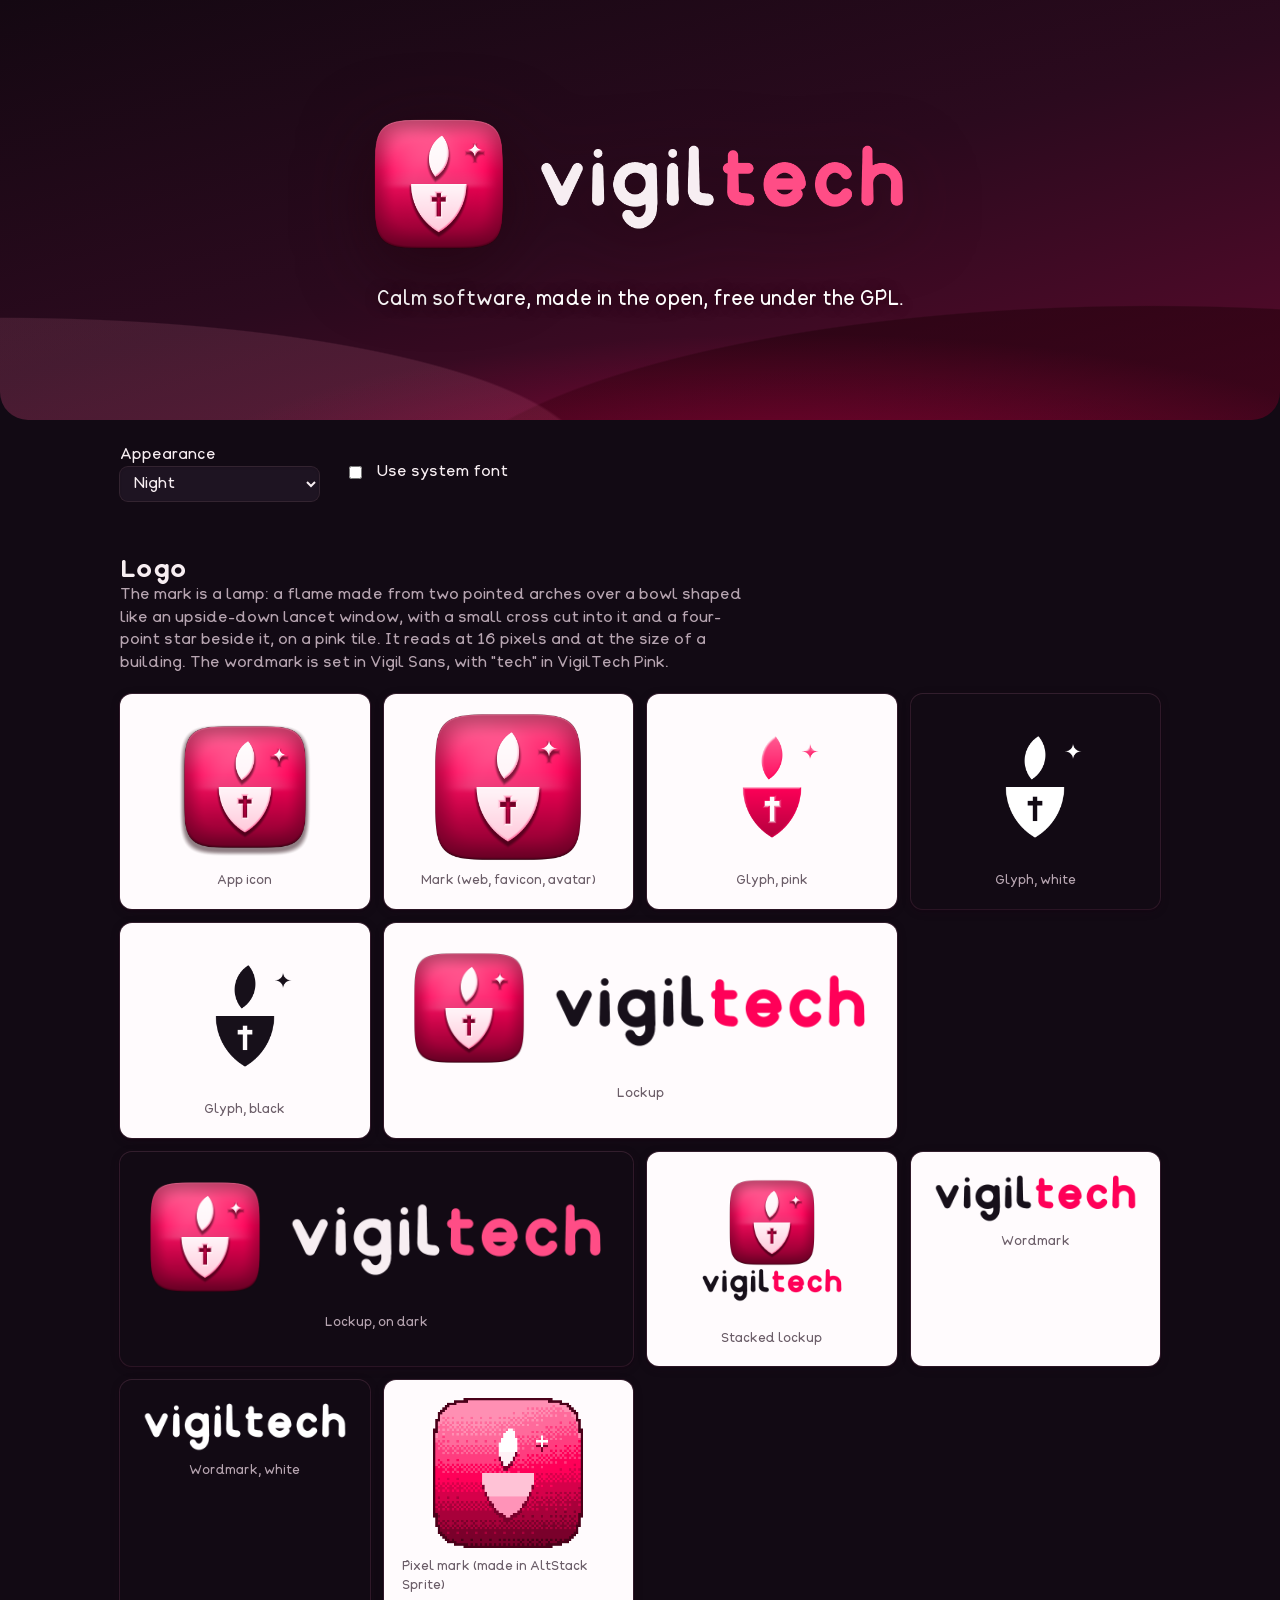
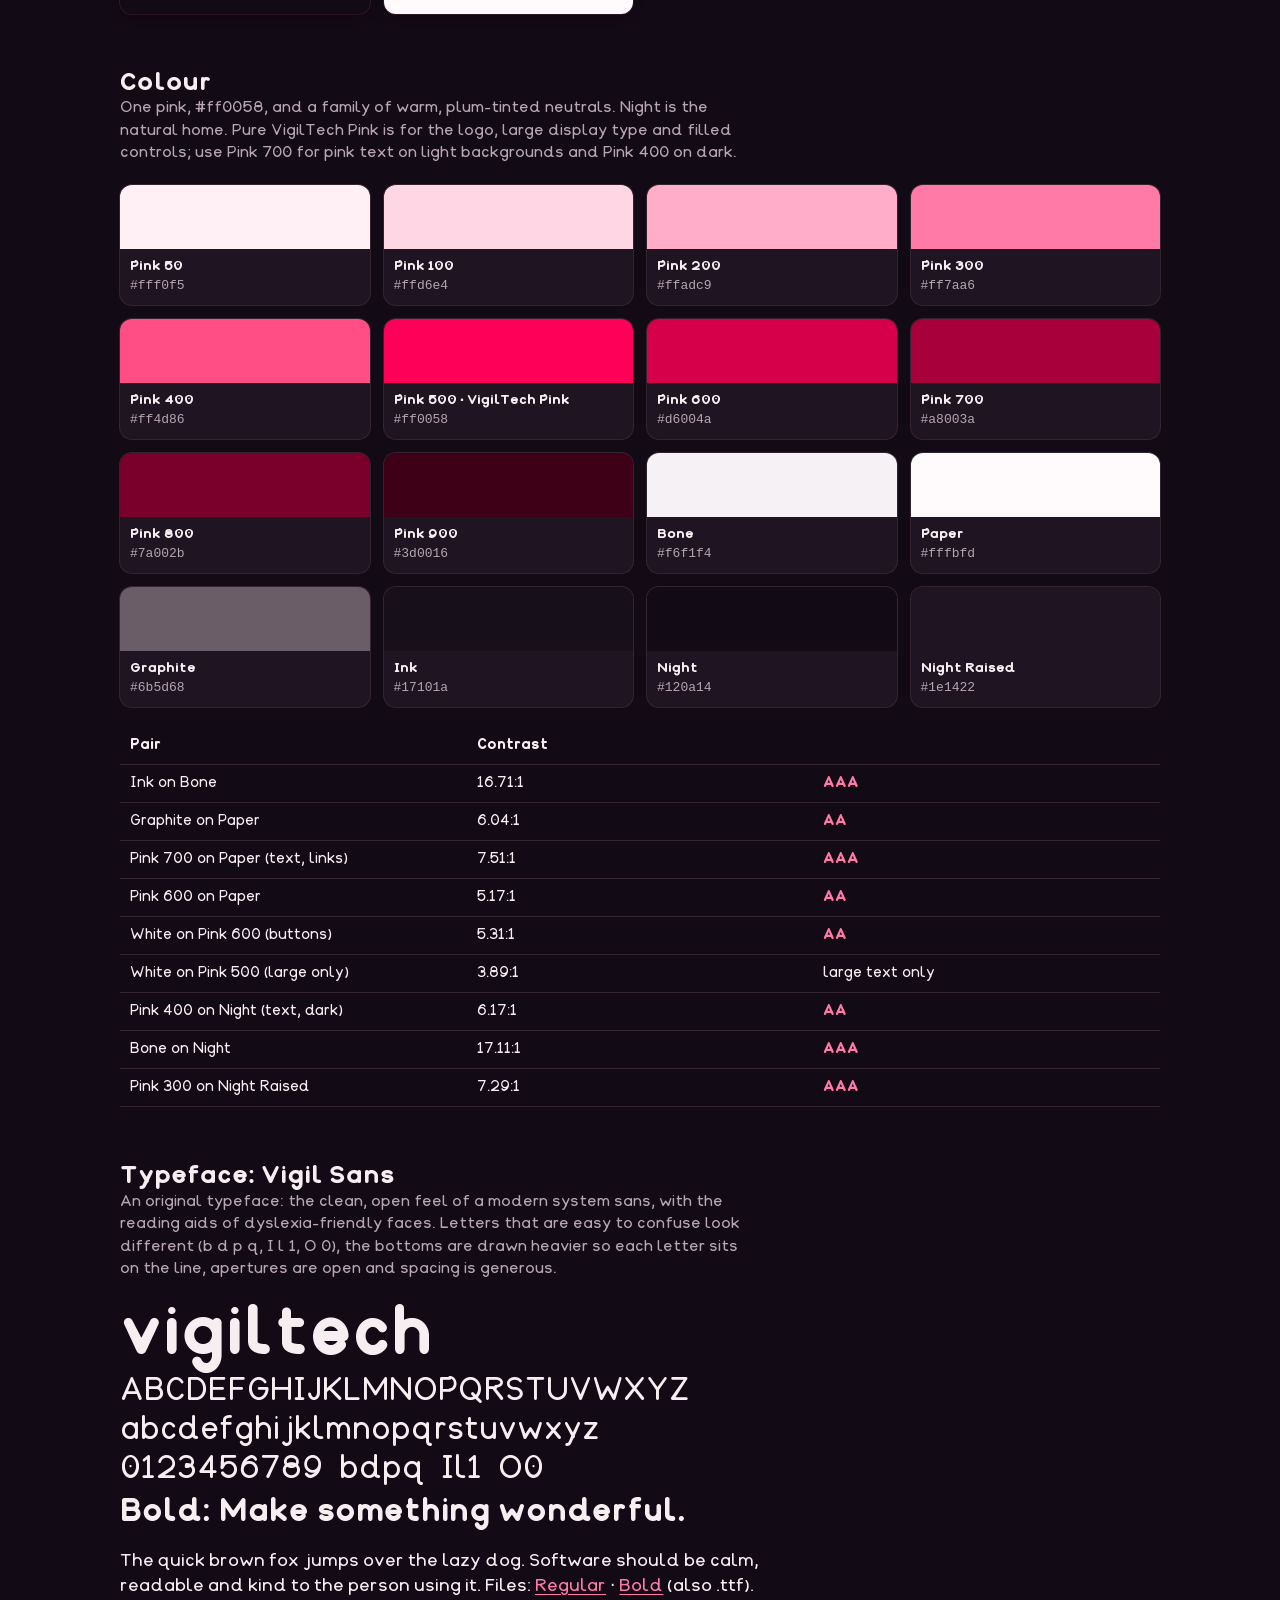
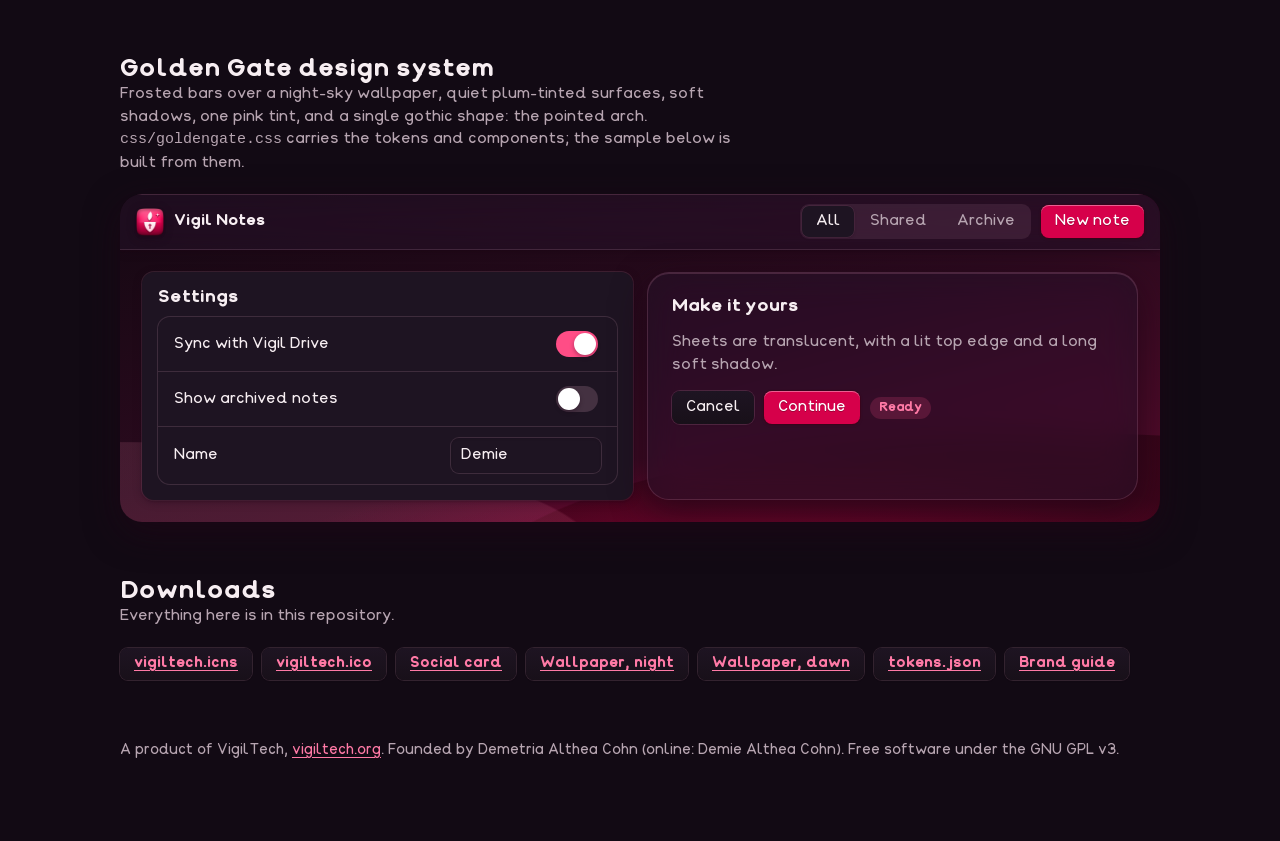
<file: index.html>
<!doctype html>
<html lang="en" data-theme="dark">
<head>
<meta charset="utf-8"><meta name="viewport" content="width=device-width, initial-scale=1"><meta name="color-scheme" content="light dark">
<title>VigilTech brand</title>
<meta name="description" content="The VigilTech identity: logos, colour, typeface and the Golden Gate design system.">
<link rel="icon" href="icons/favicon-32.png" type="image/png"><link rel="apple-touch-icon" href="icons/apple-touch-icon.png">
<link rel="stylesheet" href="css/vigilsans.css"><link rel="stylesheet" href="css/goldengate.css">
<script defer src="js/appearance.js"></script>
<style>
 body{margin:0} .wrap{max-width:1080px;margin:0 auto;padding:0 20px 80px}
 .hero{min-height:420px;display:grid;place-items:center;text-align:center;padding:60px 20px;color:#fff;border-radius:0 0 28px 28px;overflow:hidden}
 .hero img{width:min(560px,86vw);filter:drop-shadow(0 18px 36px rgba(31,0,9,.55))}
 .hero p{max-width:46ch;margin:16px auto 0;font-size:19px;text-shadow:0 1px 12px rgba(31,0,9,.6)}
 section{margin-top:56px} section>h2{margin-bottom:6px} section>p.lead{color:var(--vt-label-2);margin:0 0 20px;max-width:64ch}
 .grid{display:grid;grid-template-columns:repeat(auto-fill,minmax(210px,1fr));gap:14px}
 figure{margin:0;background:#fffbfd;color:#17101a;border-radius:var(--vt-r-group);box-shadow:var(--vt-shadow-1),0 0 0 1px rgba(255,170,205,.16);padding:18px;display:flex;flex-direction:column;align-items:center;gap:10px}
 figure img{max-width:100%;max-height:150px;object-fit:contain} figure.dark{background:#120a14;color:#f7eef2} figure.wide{grid-column:span 2} @media(max-width:540px){figure.wide{grid-column:span 1}.demo .bar{flex-wrap:wrap}.demo .stage{grid-template-columns:minmax(0,1fr);padding:12px}.hero{min-height:300px}.big{overflow-wrap:anywhere}.vt-field{max-width:100%} } figcaption{font-size:12.5px;color:#6b5d68} figure.dark figcaption{color:#b7a5b1}
 .sw{background:var(--vt-surface);border-radius:var(--vt-r-group);box-shadow:0 0 0 1px var(--vt-separator);overflow:hidden;font-size:13px} .sw i{display:block;height:64px} .sw b{display:block;padding:8px 10px 0} .sw code{display:block;padding:0 10px 9px;color:var(--vt-label-2);font-family:var(--vt-mono)}
 table{overflow-wrap:anywhere;table-layout:fixed;border-collapse:collapse;width:100%;font-size:14px} td,th{padding:8px 10px;text-align:left;border-bottom:1px solid var(--vt-separator)} .ok{color:var(--vt-tint-strong);font-weight:700}
 .spec h3{font-size:12px;text-transform:uppercase;color:var(--vt-label-3);margin:18px 0 6px} .big{font-size:64px;font-weight:700;line-height:1.05;margin:0} .abc{overflow-wrap:anywhere;font-size:30px;line-height:1.3;margin:4px 0} .body{font-size:17px;max-width:60ch}
 .demo{border-radius:var(--vt-r-sheet);overflow:hidden;box-shadow:var(--vt-shadow-2)} .demo .bar{display:flex;gap:10px;align-items:center} .demo .stage{padding:22px;display:grid;gap:14px;grid-template-columns:repeat(auto-fit,minmax(240px,1fr))}
 .row2{display:flex;gap:10px;flex-wrap:wrap;align-items:center}
 footer{margin-top:60px;color:var(--vt-label-2);font-size:14px}
</style>
</head>
<body class="vt">
<header class="hero vt-wallpaper night"><div><img src="logos/lockup/vigiltech-lockup-dark@2x.png" alt="vigiltech"><p>Calm software, made in the open, free under the GPL.</p></div></header>
<main class="wrap">
<nav class="row2" aria-label="Preview appearance" style="margin-top:24px"><label>Appearance <select class="vt-field" id="appearance"><option value="dark">Night</option><option value="light">Dawn</option><option value="system">System</option></select></label><label class="vt-row"><input id="system-font" type="checkbox"> Use system font</label></nav>
<section><h2>Logo</h2><p class="lead">The mark is a lamp: a flame made from two pointed arches over a bowl shaped like an upside-down lancet window, with a small cross cut into it and a four-point star beside it, on a pink tile. It reads at 16 pixels and at the size of a building. The wordmark is set in Vigil Sans, with "tech" in VigilTech Pink.</p>
<div class="grid">
<figure class=""><img src="logos/app-icon/vigiltech-app-512.png" alt="App icon" loading="lazy"><figcaption>App icon</figcaption></figure><figure class=""><img src="logos/mark/vigiltech-mark-512.png" alt="Mark (web, favicon, avatar)" loading="lazy"><figcaption>Mark (web, favicon, avatar)</figcaption></figure>
<figure class=""><img src="logos/glyph/vigiltech-glyph-pink.png" alt="Glyph, pink" loading="lazy"><figcaption>Glyph, pink</figcaption></figure><figure class="dark"><img src="logos/glyph/vigiltech-glyph-white.png" alt="Glyph, white" loading="lazy"><figcaption>Glyph, white</figcaption></figure><figure class=""><img src="logos/glyph/vigiltech-glyph-black.png" alt="Glyph, black" loading="lazy"><figcaption>Glyph, black</figcaption></figure>
<figure class="wide"><img src="logos/lockup/vigiltech-lockup@2x.png" alt="Lockup" loading="lazy"><figcaption>Lockup</figcaption></figure><figure class="wide dark"><img src="logos/lockup/vigiltech-lockup-dark@2x.png" alt="Lockup, on dark" loading="lazy"><figcaption>Lockup, on dark</figcaption></figure>
<figure class=""><img src="logos/lockup/vigiltech-lockup-stacked@2x.png" alt="Stacked lockup" loading="lazy"><figcaption>Stacked lockup</figcaption></figure><figure class=""><img src="logos/lockup/vigiltech-wordmark.png" alt="Wordmark" loading="lazy"><figcaption>Wordmark</figcaption></figure><figure class="dark"><img src="logos/lockup/vigiltech-wordmark-white.png" alt="Wordmark, white" loading="lazy"><figcaption>Wordmark, white</figcaption></figure><figure class=""><img src="logos/pixel/vigiltech-pixel-mark@8x.png" alt="Pixel mark (made in AltStack Sprite)" loading="lazy"><figcaption>Pixel mark (made in AltStack Sprite)</figcaption></figure>
</div></section>

<section><h2>Colour</h2><p class="lead">One pink, #ff0058, and a family of warm, plum-tinted neutrals. Night is the natural home. Pure VigilTech Pink is for the logo, large display type and filled controls; use Pink 700 for pink text on light backgrounds and Pink 400 on dark.</p>
<div class="grid"><div class="sw"><i style="background:#fff0f5"></i><b>Pink 50</b><code>#fff0f5</code></div><div class="sw"><i style="background:#ffd6e4"></i><b>Pink 100</b><code>#ffd6e4</code></div><div class="sw"><i style="background:#ffadc9"></i><b>Pink 200</b><code>#ffadc9</code></div><div class="sw"><i style="background:#ff7aa6"></i><b>Pink 300</b><code>#ff7aa6</code></div><div class="sw"><i style="background:#ff4d86"></i><b>Pink 400</b><code>#ff4d86</code></div><div class="sw"><i style="background:#ff0058"></i><b>Pink 500 · VigilTech Pink</b><code>#ff0058</code></div><div class="sw"><i style="background:#d6004a"></i><b>Pink 600</b><code>#d6004a</code></div><div class="sw"><i style="background:#a8003a"></i><b>Pink 700</b><code>#a8003a</code></div><div class="sw"><i style="background:#7a002b"></i><b>Pink 800</b><code>#7a002b</code></div><div class="sw"><i style="background:#3d0016"></i><b>Pink 900</b><code>#3d0016</code></div><div class="sw"><i style="background:#f6f1f4"></i><b>Bone</b><code>#f6f1f4</code></div><div class="sw"><i style="background:#fffbfd"></i><b>Paper</b><code>#fffbfd</code></div><div class="sw"><i style="background:#6b5d68"></i><b>Graphite</b><code>#6b5d68</code></div><div class="sw"><i style="background:#17101a"></i><b>Ink</b><code>#17101a</code></div><div class="sw"><i style="background:#120a14"></i><b>Night</b><code>#120a14</code></div><div class="sw"><i style="background:#1e1422"></i><b>Night Raised</b><code>#1e1422</code></div></div>
<table style="margin-top:20px"><thead><tr><th>Pair</th><th>Contrast</th><th></th></tr></thead><tbody><tr><td>Ink on Bone</td><td>16.71:1</td><td class="ok">AAA</td></tr><tr><td>Graphite on Paper</td><td>6.04:1</td><td class="ok">AA</td></tr><tr><td>Pink 700 on Paper (text, links)</td><td>7.51:1</td><td class="ok">AAA</td></tr><tr><td>Pink 600 on Paper</td><td>5.17:1</td><td class="ok">AA</td></tr><tr><td>White on Pink 600 (buttons)</td><td>5.31:1</td><td class="ok">AA</td></tr><tr><td>White on Pink 500 (large only)</td><td>3.89:1</td><td class="">large text only</td></tr><tr><td>Pink 400 on Night (text, dark)</td><td>6.17:1</td><td class="ok">AA</td></tr><tr><td>Bone on Night</td><td>17.11:1</td><td class="ok">AAA</td></tr><tr><td>Pink 300 on Night Raised</td><td>7.29:1</td><td class="ok">AAA</td></tr></tbody></table></section>

<section class="spec"><h2>Typeface: Vigil Sans</h2><p class="lead">An original typeface: the clean, open feel of a modern system sans, with the reading aids of dyslexia-friendly faces. Letters that are easy to confuse look different (b d p q, I l 1, O 0), the bottoms are drawn heavier so each letter sits on the line, apertures are open and spacing is generous.</p>
<p class="big">vigiltech</p><p class="abc">ABCDEFGHIJKLMNOPQRSTUVWXYZ<br>abcdefghijklmnopqrstuvwxyz<br>0123456789 &nbsp;bdpq &nbsp;Il1 &nbsp;O0</p><p class="abc" style="font-weight:700">Bold: Make something wonderful.</p>
<p class="body">The quick brown fox jumps over the lazy dog. Software should be calm, readable and kind to the person using it. Files: <a href="fonts/VigilSans-Regular.woff2">Regular</a> · <a href="fonts/VigilSans-Bold.woff2">Bold</a> (also .ttf).</p></section>

<section><h2>Golden Gate design system</h2><p class="lead">Frosted bars over a night-sky wallpaper, quiet plum-tinted surfaces, soft shadows, one pink tint, and a single gothic shape: the pointed arch. <code>css/goldengate.css</code> carries the tokens and components; the sample below is built from them.</p>
<div class="demo vt-wallpaper"><div class="vt-toolbar vt-glass bar"><img class="vt-icon" src="logos/mark/vigiltech-mark-64.png" width="28" height="28" alt=""><b>Vigil Notes</b><span style="flex:1"></span><div class="vt-segmented"><button aria-pressed="true">All</button><button aria-pressed="false">Shared</button><button aria-pressed="false">Archive</button></div><button class="vt-btn primary">New note</button></div>
<div class="stage"><div class="vt-card"><h3>Settings</h3><div class="vt-group" style="margin-top:10px"><label class="vt-row"><span style="flex:1">Sync with Vigil Drive</span><input class="vt-switch" type="checkbox" checked></label><label class="vt-row"><span style="flex:1">Show archived notes</span><input class="vt-switch" type="checkbox"></label><label class="vt-row"><span style="flex:1">Name</span><input class="vt-field" style="max-width:150px" value="Demie"></label></div></div>
<div class="vt-sheet vt-glass"><h3>Make it yours</h3><p style="color:var(--vt-label-2)">Sheets are translucent, with a lit top edge and a long soft shadow.</p><div class="row2"><button class="vt-btn">Cancel</button><button class="vt-btn primary">Continue</button><span class="vt-badge">Ready</span></div></div></div></div></section>

<section><h2>Downloads</h2><p class="lead">Everything here is in this repository.</p>
<div class="row2"><a class="vt-btn" href="icons/vigiltech.icns">vigiltech.icns</a><a class="vt-btn" href="icons/vigiltech.ico">vigiltech.ico</a><a class="vt-btn" href="logos/social/vigiltech-social-1200x630.png">Social card</a><a class="vt-btn" href="logos/wallpaper/vigiltech-wallpaper-night-2560x1600.png">Wallpaper, night</a><a class="vt-btn" href="logos/wallpaper/vigiltech-wallpaper-dawn-2560x1600.png">Wallpaper, dawn</a><a class="vt-btn" href="tokens.json">tokens.json</a><a class="vt-btn" href="BRAND.md">Brand guide</a></div></section>

<footer>A product of VigilTech, <a href="https://vigiltech.org">vigiltech.org</a>. Founded by Demetria Althea Cohn (online: Demie Althea Cohn). Free software under the GNU GPL v3.</footer>
</main></body></html>
</file>
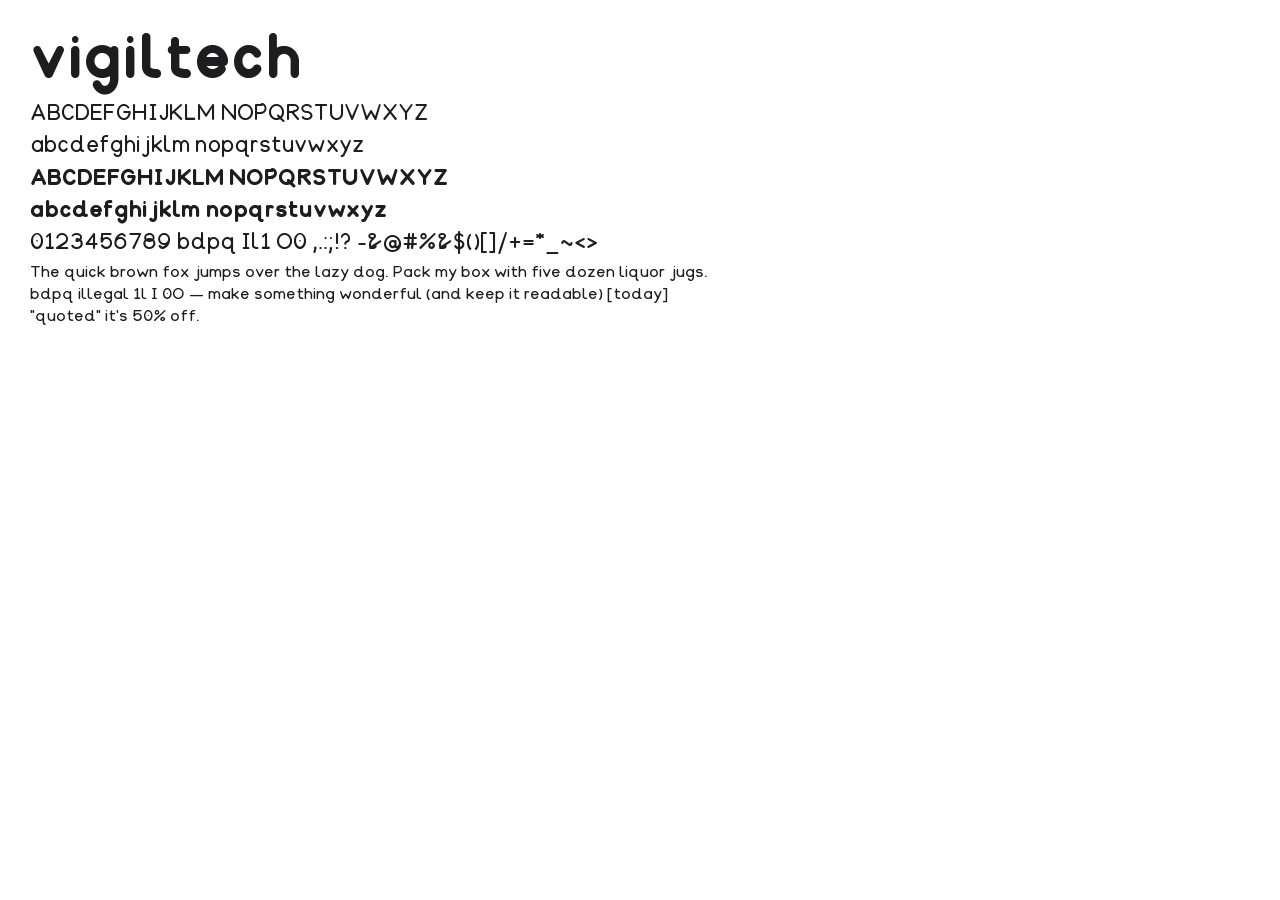
<file: fonts/specimen.html>
<!doctype html><meta charset="utf-8"><title>Vigil Sans</title>
<style>
@font-face{font-family:"Vigil Sans";src:url(VigilSans-Regular.woff2) format("woff2");font-weight:400}
@font-face{font-family:"Vigil Sans";src:url(VigilSans-Bold.woff2) format("woff2");font-weight:700}
body{font-family:"Vigil Sans";margin:30px;color:#1d1d1f;background:#fff;width:700px}
h1{font-size:56px;margin:0 0 10px;font-weight:700}
.r{font-size:21px;line-height:1.25;margin:6px 0} .m{font-size:15px;line-height:1.45;max-width:900px}
.b{font-weight:700}
</style>
<h1>vigiltech</h1>
<div class="r">ABCDEFGHIJKLM NOPQRSTUVWXYZ</div>
<div class="r">abcdefghijklm nopqrstuvwxyz</div>
<div class="r b">ABCDEFGHIJKLM NOPQRSTUVWXYZ</div>
<div class="r b">abcdefghijklm nopqrstuvwxyz</div>
<div class="r">0123456789 bdpq Il1 O0 ,.:;!? -&@#%&$()[]/+=*_~<></div>
<div class="m">The quick brown fox jumps over the lazy dog. Pack my box with five dozen liquor jugs. bdpq illegal 1l I 0O — make something wonderful (and keep it readable) [today] "quoted" it's 50% off.</div>
</file>
<file: css/vigilsans.css>
/* Vigil Sans: VigilTech's own typeface (fonts/). Load it, with a system fallback so text never waits on the network. */
@font-face { font-family: "Vigil Sans"; font-style: normal; font-weight: 400; font-display: swap; src: url("../fonts/VigilSans-Regular.woff2") format("woff2"), url("../fonts/VigilSans-Regular.ttf") format("truetype"); }
@font-face { font-family: "Vigil Sans"; font-style: normal; font-weight: 700; font-display: swap; src: url("../fonts/VigilSans-Bold.woff2") format("woff2"), url("../fonts/VigilSans-Bold.ttf") format("truetype"); }
:root { --vt-font: "Vigil Sans", -apple-system, BlinkMacSystemFont, "SF Pro Text", system-ui, "Segoe UI", Roboto, "Helvetica Neue", sans-serif; --vt-font-system: -apple-system, BlinkMacSystemFont, "SF Pro Text", system-ui, "Segoe UI", Roboto, "Helvetica Neue", sans-serif; --vt-mono: ui-monospace, "SF Mono", Menlo, Consolas, monospace; }
</file>
<file: css/goldengate.css>
/* SPDX-License-Identifier: GPL-3.0-or-later
  VigilTech design system: "Golden Gate", after dark.
  Calm, layered, translucent software that feels at home on a Mac and travels well to Windows and Linux, with a quiet gothic
  streak: plum-black nights, one rose-pink tint, pointed arches and a single star. Original code and artwork: no third-party
  artwork, fonts or marks. Optional typeface: css/vigilsans.vts.

  Principles
   1. Material over decoration: bars and sheets are frosted glass over the wallpaper; content sits on quiet surfaces.
   2. One pink. VigilTech Pink #ff0058 tints selection, focus and the primary action. Everything else is a warm, plum-tinted neutral.
   3. Soft geometry: 8 px controls, 12 px groups, 22 px sheets. The one gothic shape is the pointed (lancet) arch.
   4. Depth from light: a lit top edge, a darker lower edge, long soft shadows. Never hard black outlines.
   5. Goth, softly: night is the natural home, candle-warm highlights, thin rims, one star. No skulls, bats or clichés; stay friendly and readable.
   6. Accessible by default: 4.5:1 text, a visible 3 px focus ring, reduced motion and reduced transparency respected.
*/
:root {
  color-scheme: light dark;
  /* VigilTech Pink */
  --vt-pink-50: #fff0f5; --vt-pink-100: #ffd6e4; --vt-pink-200: #ffadc9; --vt-pink-300: #ff7aa6; --vt-pink-400: #ff4d86;
  --vt-pink-500: #ff0058; --vt-pink-600: #d6004a; --vt-pink-700: #a8003a; --vt-pink-800: #7a002b; --vt-pink-900: #3d0016;
  --vt-tint: var(--vt-pink-500); --vt-tint-strong: var(--vt-pink-700); --vt-tint-soft: rgba(255, 0, 88, .11); --vt-on-tint: #ffffff;
  /* neutrals, light: warm bone and plum ink */
  --vt-bg: #f6f1f4; --vt-surface: #fffbfd; --vt-surface-2: #faf4f7; --vt-label: #17101a; --vt-label-2: #6b5d68; --vt-label-3: #6b5d68;
  --vt-separator: rgba(58, 30, 52, .15); --vt-fill: rgba(110, 70, 100, .1); --vt-fill-2: rgba(110, 70, 100, .18);
  --vt-glass: rgba(255, 250, 252, .62); --vt-glass-edge: rgba(255, 255, 255, .72); --vt-glass-blur: 18px;
  --vt-danger: #b3001b; --vt-warning: #9a4a00; --vt-info: #1a5cc2;
  /* geometry and depth */
  --vt-r-control: 8px; --vt-r-group: 12px; --vt-r-sheet: 22px; --vt-focus: 0 0 0 3px rgba(255, 0, 88, .5);
  --vt-shadow-1: 0 1px 2px rgba(30, 6, 22, .07), 0 2px 8px rgba(30, 6, 22, .07);
  --vt-shadow-2: 0 11px 34px rgba(30, 6, 22, .2); --vt-shadow-3: 17px 20px 40px rgba(30, 6, 22, .22);
  --vt-s1: 4px; --vt-s2: 8px; --vt-s3: 12px; --vt-s4: 16px; --vt-s5: 24px; --vt-s6: 32px; --vt-s7: 48px;
  --vt-wallpaper: linear-gradient(165deg, #fff4f8 0%, #ffc0d4 50%, #ff5c8f 100%);
  --vt-wall-arc-a: rgba(255, 255, 255, .4); --vt-wall-arc-b: rgba(168, 0, 58, .22);
}
@media (prefers-color-scheme: dark) { :root:not([data-theme="light"]) { --vt-tint: var(--vt-pink-400); --vt-tint-strong: var(--vt-pink-300); --vt-tint-soft: rgba(255, 77, 134, .18); --vt-on-tint: #ffffff;
  --vt-bg: #120a14; --vt-surface: #1e1422; --vt-surface-2: #181019; --vt-label: #f7eef2; --vt-label-2: #b7a5b1; --vt-label-3: #b7a5b1; --vt-separator: rgba(255, 190, 220, .14); --vt-fill: rgba(255, 190, 220, .09); --vt-fill-2: rgba(255, 190, 220, .17);
  --vt-glass: rgba(34, 18, 38, .62); --vt-glass-edge: rgba(255, 170, 205, .16); --vt-danger: #ff7a8e; --vt-warning: #ffb066; --vt-info: #8ab8ff; --vt-shadow-1: 0 1px 2px rgba(30, 6, 22, .45), 0 2px 8px rgba(30, 6, 22, .35); --vt-shadow-2: 0 11px 34px rgba(30, 6, 22, .7);
  --vt-wallpaper: linear-gradient(165deg, #140812 0%, #2b0a1e 50%, #5a0a2c 100%); --vt-wall-arc-a: rgba(255, 143, 179, .13); --vt-wall-arc-b: rgba(31, 0, 9, .5); } }
:root[data-theme="dark"] { --vt-tint: var(--vt-pink-400); --vt-tint-strong: var(--vt-pink-300); --vt-tint-soft: rgba(255, 77, 134, .18); --vt-on-tint: #ffffff;
  --vt-bg: #120a14; --vt-surface: #1e1422; --vt-surface-2: #181019; --vt-label: #f7eef2; --vt-label-2: #b7a5b1; --vt-label-3: #b7a5b1; --vt-separator: rgba(255, 190, 220, .14); --vt-fill: rgba(255, 190, 220, .09); --vt-fill-2: rgba(255, 190, 220, .17);
  --vt-glass: rgba(34, 18, 38, .62); --vt-glass-edge: rgba(255, 170, 205, .16); --vt-danger: #ff7a8e; --vt-warning: #ffb066; --vt-info: #8ab8ff; --vt-shadow-1: 0 1px 2px rgba(30, 6, 22, .45), 0 2px 8px rgba(30, 6, 22, .35); --vt-shadow-2: 0 11px 34px rgba(30, 6, 22, .7);
  --vt-wallpaper: linear-gradient(165deg, #140812 0%, #2b0a1e 50%, #5a0a2c 100%); --vt-wall-arc-a: rgba(255, 143, 179, .13); --vt-wall-arc-b: rgba(31, 0, 9, .5); }

.vt, .vt * { box-sizing: border-box; }
.vt { font-family: var(--vt-font, -apple-system, BlinkMacSystemFont, "SF Pro Text", system-ui, "Segoe UI", sans-serif); font-size: 15px; line-height: 1.5; color: var(--vt-label); background: var(--vt-bg); -webkit-font-smoothing: antialiased; font-synthesis: none; }
.vt[data-font="system"] { font-family: var(--vt-font-system); }
.vt h1, .vt h2, .vt h3 { margin: 0; font-weight: 700;  line-height: 1.15; }
.vt h1 { font-size: clamp(30px, 5vw, 52px); } .vt h2 { font-size: 24px; } .vt h3 { font-size: 17px; }
.vt a { color: var(--vt-tint-strong); text-underline-offset: 3px; }
.vt :focus-visible { outline: 3px solid var(--vt-tint-strong); outline-offset: 3px; box-shadow: none; border-radius: var(--vt-r-control); }
.vt ::selection { background: var(--vt-tint-soft); }

/* the wallpaper: sweeping curves made of gradients, so it costs no image. Night by default, dawn in light mode. */
.vt-wallpaper { background: radial-gradient(120% 90% at 0% 110%, var(--vt-wall-arc-a) 0 38%, transparent 38.3%), radial-gradient(110% 100% at 90% 125%, var(--vt-wall-arc-b) 0 52%, transparent 52.3%), radial-gradient(90% 80% at 40% 140%, var(--vt-wall-arc-a) 0 60%, transparent 60.3%), var(--vt-wallpaper); }
:root[data-theme="dark"] .vt-wallpaper, .vt-wallpaper.night { background-image: radial-gradient(70% 55% at 62% 118%, rgba(255, 0, 88, .42), transparent 70%), radial-gradient(120% 90% at 0% 110%, var(--vt-wall-arc-a) 0 38%, transparent 38.3%), radial-gradient(110% 100% at 90% 125%, var(--vt-wall-arc-b) 0 52%, transparent 52.3%), var(--vt-wallpaper); }

/* the pointed arch: the one gothic shape. Use it for avatars, hero images, selected tabs, empty states. */
.vt-lancet { border-radius: 999px 999px 0 0 / 80% 80% 0 0; clip-path: polygon(0 100%, 0 46%, 6% 30%, 18% 16%, 34% 6%, 50% 0, 66% 6%, 82% 16%, 94% 30%, 100% 46%, 100% 100%); }
.vt-star::before { content: ""; display: inline-block; width: .8em; height: .8em; margin-right: .35em; vertical-align: -.05em; background: currentColor; clip-path: polygon(50% 0, 60% 40%, 100% 50%, 60% 60%, 50% 100%, 40% 60%, 0 50%, 40% 40%); }

/* frosted bars and sheets */
.vt-glass { background: var(--vt-glass); -webkit-backdrop-filter: blur(var(--vt-glass-blur)) saturate(1.6); backdrop-filter: blur(var(--vt-glass-blur)) saturate(1.6); border: 1px solid var(--vt-glass-edge); box-shadow: inset 0 1px 0 var(--vt-glass-edge), var(--vt-shadow-1); }
.vt-toolbar { display: flex; align-items: center; gap: var(--vt-s3); padding: 10px var(--vt-s4); min-height: 52px; border-width: 0 0 1px; border-bottom: 1px solid var(--vt-separator); }
.vt-sidebar { padding: var(--vt-s3); min-width: 240px; border-width: 0 1px 0 0; border-right: 1px solid var(--vt-separator); }
.vt-sheet { border-radius: var(--vt-r-sheet); box-shadow: var(--vt-shadow-2), inset 0 1px 0 var(--vt-glass-edge); padding: var(--vt-s5); }
@media (prefers-reduced-transparency: reduce) { .vt-glass { background: var(--vt-surface); -webkit-backdrop-filter: none; backdrop-filter: none; } }

/* surfaces */
.vt-card { background: var(--vt-surface); border-radius: var(--vt-r-group); box-shadow: var(--vt-shadow-1), 0 0 0 1px var(--vt-separator); padding: var(--vt-s4); }
.vt-group { background: var(--vt-surface); border-radius: var(--vt-r-group); overflow: hidden; box-shadow: 0 0 0 1px var(--vt-separator); }
.vt-group > * + * { border-top: 1px solid var(--vt-separator); }
.vt-row { display: flex; align-items: center; gap: var(--vt-s3); padding: 11px var(--vt-s4); min-height: 44px; }

/* controls */
.vt-btn { display: inline-flex; align-items: center; justify-content: center; gap: 6px; min-height: 32px; padding: 5px 14px; font: inherit; font-weight: 600; font-size: 14px; color: var(--vt-label); background: linear-gradient(var(--vt-surface), var(--vt-surface-2)); border: 0; border-radius: var(--vt-r-control); box-shadow: 0 0 0 1px var(--vt-separator), 0 1px 2px rgba(30, 6, 22, .1); cursor: pointer; transition: transform .08s ease, box-shadow .15s ease, filter .15s ease; }
.vt-btn:hover { filter: brightness(.98); } .vt-btn:active { transform: translateY(1px); filter: brightness(.95); }
.vt-btn[disabled] { opacity: .45; cursor: not-allowed; }
.vt-btn.primary { color: var(--vt-on-tint); background: var(--vt-pink-600); box-shadow: inset 0 1px 0 rgba(255, 190, 215, .5), 0 0 0 1px rgba(61, 0, 22, .55), 0 1px 3px rgba(61, 0, 22, .4); text-shadow: 0 1px 0 rgba(61, 0, 22, .35); }
.vt-btn.primary:hover { background: var(--vt-pink-700); filter: none; }
.vt-btn.plain { background: none; box-shadow: none; color: var(--vt-tint-strong); }
.vt-btn.large { min-height: 40px; padding: 8px 20px; font-size: 16px; border-radius: 10px; }
.vt-field { width: 100%; min-height: 34px; padding: 6px 10px; font: inherit; color: var(--vt-label); background: var(--vt-surface); border: 0; border-radius: var(--vt-r-control); box-shadow: inset 0 1px 2px rgba(30, 6, 22, .14), 0 0 0 1px var(--vt-separator); }
.vt-field:focus { outline: none; box-shadow: inset 0 1px 2px rgba(30, 6, 22, .14), var(--vt-focus), 0 0 0 1px var(--vt-tint); }
.vt-segmented { display: inline-flex; padding: 2px; gap: 2px; background: var(--vt-fill); border-radius: 9px; }
.vt-segmented > button { font: inherit; font-weight: 600; font-size: 13px; padding: 4px 14px; border: 0; background: none; color: var(--vt-label-2); border-radius: 7px; cursor: pointer; }
.vt-segmented > button[aria-pressed="true"] { background: var(--vt-surface); color: var(--vt-label); box-shadow: 0 1px 3px rgba(30, 6, 22, .25), 0 0 0 .5px var(--vt-separator); }
.vt-switch { appearance: none; -webkit-appearance: none; width: 42px; height: 26px; border-radius: 13px; background: var(--vt-fill-2); position: relative; cursor: pointer; transition: background .2s; vertical-align: middle; }
.vt-switch::after { content: ""; position: absolute; top: 2px; left: 2px; width: 22px; height: 22px; border-radius: 50%; background: #fff; box-shadow: 0 2px 4px rgba(30, 6, 22, .35); transition: transform .2s ease; }
.vt-switch:checked { background: var(--vt-tint); } .vt-switch:checked::after { transform: translateX(16px); }
.vt-badge { display: inline-flex; align-items: center; padding: 2px 9px; border-radius: 99px; font-size: 12px; font-weight: 700; color: var(--vt-tint-strong); background: var(--vt-tint-soft); }
.vt-kbd { font-family: var(--vt-mono); font-size: 12px; padding: 1px 6px; border-radius: 5px; background: var(--vt-fill); box-shadow: inset 0 -1px 0 var(--vt-separator); }
.vt-icon { border-radius: 22.37%; box-shadow: var(--vt-shadow-1); }

@media (prefers-reduced-motion: reduce) { .vt *, .vt-btn, .vt-switch, .vt-switch::after { transition: none !important; animation: none !important; } }
@media (forced-colors: active) { .vt-btn, .vt-field, .vt-card { border: 1px solid CanvasText; } .vt-btn.primary { background: Highlight; color: HighlightText; } }

/* Touch hit areas include the switch label rather than enlarging its visual track. */
.vt button, .vt input, .vt select, .vt textarea { font: inherit; }
.vt [data-font="system"], .vt[data-font="system"] { font-family: var(--vt-font-system); }
.vt-row:has(.vt-switch) { cursor: pointer; }
@media (pointer: coarse) {
  .vt-btn, .vt-field, .vt-segmented > button, .vt summary, .vt select { min-height: 44px; }
  .vt-row:has(.vt-switch) { min-height: 44px; }
}
@media (prefers-reduced-motion: reduce) { .vt *, .vt *::before, .vt *::after { animation: none !important; transition: none !important; scroll-behavior: auto !important; } }
@media (forced-colors: active) {
  .vt :focus-visible { outline: 3px solid Highlight; box-shadow: none; }
  .vt-switch { appearance: auto; }
  .vt-switch::after { display: none; }
  .vt-glass { background: Canvas; color: CanvasText; backdrop-filter: none; -webkit-backdrop-filter: none; }
}
</file>
